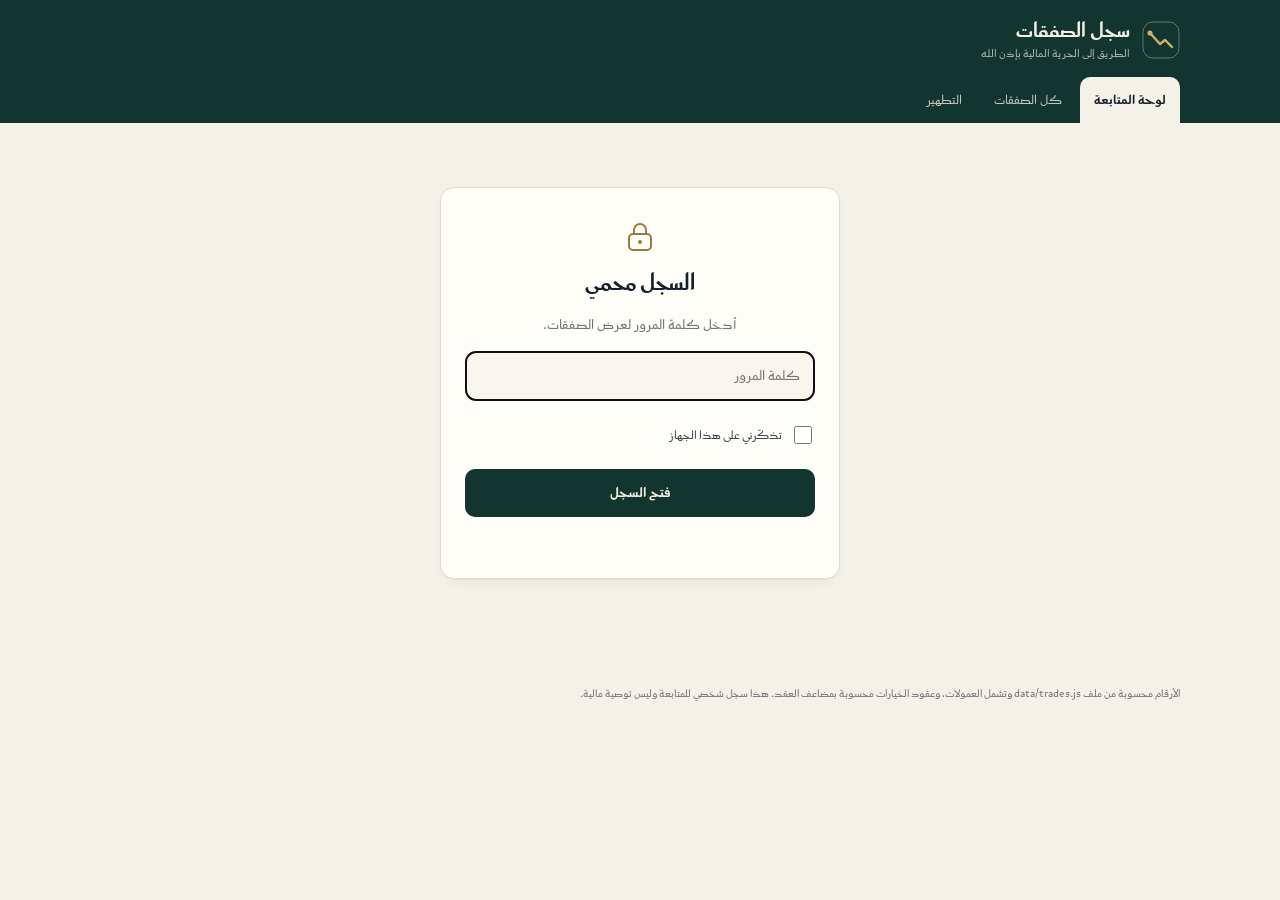
<file: index.html>
<!DOCTYPE html>
<html dir="rtl" lang="ar">
<head>
<meta charset="utf-8">
<meta name="viewport" content="width=device-width, initial-scale=1">
<meta name="robots" content="noindex, nofollow">
<title>سجل الصفقات</title>
<link rel="stylesheet" href="assets/style.css?v=84d08055">
</head>
<body>
<header class="masthead" data-masthead></header>
<main id="app"><p class="muted">جارٍ التحميل…</p></main>
<footer class="foot" data-foot></footer>
<script src="assets/app.js?v=84d08055"></script>
<script>
(function () {
  const T = window.TJ;
  T.chrome("home");
  T.load(({ meta, trades, sum }) => {
    const app = document.getElementById("app");
    const cur = `<span class="cur">${T.cur}</span>`;
    const updated = meta.updated ? `آخر تحديث: ${T.fmtDate(meta.updated)}` : "";
    if (!trades.length) {
      app.innerHTML = `<div class="page-head"><h1>لوحة المتابعة</h1></div>` +
        T.emptyState("لا توجد صفقات بعد", "بداية موفقة بإذن الله. ستمتلئ هذه اللوحة تلقائياً مع كل صفقة تُسجَّل.");
      return;
    }
    const cap = +meta.starting_capital || 0;
    const pf = sum.profitFactor === Infinity ? "∞" : sum.profitFactor == null ? "—" : T.num(T.nf2.format(sum.profitFactor));
    const k = (label, value, foot) => `<div class="card kpi"><div class="kpi-label">${label}</div><div class="kpi-value">${value}</div>${foot ? `<div class="kpi-foot">${foot}</div>` : ""}</div>`;

    app.innerHTML = `
      <div class="page-head"><h1>لوحة المتابعة</h1><div class="updated">${updated}</div></div>
      <section class="hero">
        <div class="card hero-main">
          <div class="hero-label">صافي الربح المحقق (بعد العمولات)</div>
          <div class="hero-value ${T.tone(sum.realized)}">${T.money(sum.realized, { signed: true })}${cur}</div>
          <div class="hero-meta">
            <span>هذا الشهر: <b>${T.signedMoney(sum.thisMonth)}</b></span>
            ${cap ? `<span>على رأس المال: <b>${T.signedPct(sum.realized / cap)}</b></span>` : ""}
            <span>صفقات مغلقة: <b>${T.num(sum.closed.length)}</b> من ${T.num(sum.count)}</span>
          </div>
          <div class="chart spark" id="spark"></div>
        </div>
        <div class="kpis">
          ${k("نسبة الصفقات الرابحة", sum.winRate == null ? "—" : T.pct(sum.winRate, false), `${T.num(sum.wins.length)} رابحة · ${T.num(sum.losses.length)} خاسرة`)}
          ${k("معامل الربح", pf, "مجموع الأرباح ÷ مجموع الخسائر")}
          ${k("متوسط الصفقة الرابحة", sum.avgWin == null ? "—" : T.signedMoney(sum.avgWin), sum.avgLoss == null ? "" : `متوسط الخاسرة: ${T.signedMoney(sum.avgLoss)}`)}
          ${k("مراكز مفتوحة", T.num(sum.open.length), `قيمتها بسعر الشراء: ${T.money(sum.openBasis, { whole: true })} ${T.cur}`)}
        </div>
      </section>

      <section class="grid-2">
        <div class="card"><div class="card-head"><h2>منحنى الربح التراكمي</h2><span class="hint">الأحدث يساراً</span></div><div class="card-body chart" id="equity"></div></div>
        <div class="card"><div class="card-head"><h2>حسب الشهر</h2><span class="hint">آخر 12 شهراً</span></div><div class="card-body chart" id="monthly"></div></div>
      </section>

      <section class="grid-2">
        <div class="card">
          <div class="card-head"><h2>المراكز المفتوحة</h2><span class="hint">بانتظار البيع</span></div>
          <div class="card-body" id="open"></div>
        </div>
        <div class="stack">
          <div class="card"><div class="card-head"><h2>أبرز الأرقام</h2></div><div class="card-body" id="facts"></div></div>
          <div class="card"><div class="card-head"><h2>حسب السهم</h2></div><div class="card-body" id="bysym"></div></div>
        </div>
      </section>

      <section class="card">
        <div class="card-head"><h2>آخر الصفقات المغلقة</h2><a class="hint" href="${T.pageHref("trades.html")}">عرض الكل</a></div>
        <div class="card-body" id="recent"></div>
      </section>`;

    const drawCharts = () => {
      T.equityChart(document.getElementById("spark"), sum.events, { compact: true, h: 90 });
      T.equityChart(document.getElementById("equity"), sum.events);
      T.monthlyChart(document.getElementById("monthly"), sum.months);
    };
    drawCharts();
    let rz; addEventListener("resize", () => { clearTimeout(rz); rz = setTimeout(drawCharts, 150); });

    const openEl = document.getElementById("open");
    openEl.innerHTML = sum.open.length ? `<div class="table-wrap"><table class="responsive"><thead><tr>
        <th>السهم</th><th class="n">الكمية المتبقية</th><th class="n">تكلفة الوحدة</th><th class="n">القيمة</th><th class="n">منذ</th></tr></thead><tbody>` +
      sum.open.map((t) => `<tr class="link" data-href="${T.tradeHref(t.id)}">
        <td class="head-cell"><div class="hc">${T.symCell(t)}${T.statusPill(t)}</div></td>
        <td class="n" data-label="الكمية المتبقية">${T.fmtQty(t.remaining)}</td>
        <td class="n" data-label="تكلفة الوحدة">${T.money(t.unitCost)}</td>
        <td class="n" data-label="القيمة بسعر الشراء">${T.money(t.openBasis)}</td>
        <td class="n" data-label="منذ">${T.dayWord(t.holdDays)}</td></tr>`).join("") + `</tbody></table></div>`
      : `<div class="mini-empty">لا توجد مراكز مفتوحة حالياً.</div>`;

    const f = (label, val) => `<div style="display:flex;justify-content:space-between;gap:12px;padding:7px 0;border-bottom:1px solid var(--rule)"><span class="muted">${label}</span><span>${val}</span></div>`;
    document.getElementById("facts").innerHTML =
      (sum.best ? f("أفضل صفقة", `<a href="${T.tradeHref(sum.best.id)}">${T.esc(sum.best.display)}</a> ${T.signedMoney(sum.best.realized)}`) : "") +
      (sum.worst ? f("أسوأ صفقة", `<a href="${T.tradeHref(sum.worst.id)}">${T.esc(sum.worst.display)}</a> ${T.signedMoney(sum.worst.realized)}`) : "") +
      (sum.avgHold != null ? f("متوسط مدة الاحتفاظ", T.dayWord(Math.round(sum.avgHold))) : "") +
      `<div style="display:flex;justify-content:space-between;gap:12px;padding:7px 0"><span class="muted">إجمالي العمولات المدفوعة</span><span>${T.money(sum.fees)} ${T.cur}</span></div>`;

    document.getElementById("bysym").innerHTML = sum.bySymbol.length ? sum.bySymbol.slice(0, 6).map((s, i, a) => {
      const max = Math.max(...a.map((x) => Math.abs(x.pnl))) || 1;
      return `<div style="padding:6px 0"><div style="display:flex;justify-content:space-between;gap:10px;font-size:14px"><span>${T.esc(s.name || s.symbol)} <span class="muted" style="font-size:12px">(${T.num(s.n)})</span></span>${T.signedMoney(s.pnl)}</div>
        <div style="height:6px;background:var(--surface-2);border-radius:4px;margin-top:4px;overflow:hidden"><div style="height:100%;width:${(Math.abs(s.pnl) / max * 100).toFixed(1)}%;background:var(--${s.pnl >= 0 ? "gain" : "loss"});border-radius:4px"></div></div></div>`;
    }).join("") : `<div class="mini-empty">لا توجد صفقات مباعة بعد.</div>`;

    const recent = trades.filter((t) => t.status === "closed").sort((a, b) => b.lastSell.localeCompare(a.lastSell)).slice(0, 6);
    document.getElementById("recent").innerHTML = recent.length ? `<div class="table-wrap"><table class="responsive"><thead><tr>
        <th>السهم</th><th>تاريخ البيع</th><th class="n">الكمية</th><th class="n">شراء</th><th class="n">بيع</th><th class="n">صافي الربح</th><th class="n">العائد</th></tr></thead><tbody>` +
      recent.map((t) => `<tr class="link" data-href="${T.tradeHref(t.id)}">
        <td class="head-cell"><div class="hc">${T.symCell(t)}${T.statusPill(t)}</div></td>
        <td data-label="تاريخ البيع">${T.fmtShort(t.lastSell)}</td>
        <td class="n" data-label="الكمية">${T.fmtQty(t.buy.qty)}</td>
        <td class="n" data-label="سعر الشراء">${T.money(t.buy.price)}</td>
        <td class="n" data-label="متوسط البيع">${T.money(t.avgSell)}</td>
        <td class="n" data-label="صافي الربح">${T.signedMoney(t.realized)}</td>
        <td class="n" data-label="العائد">${T.signedPct(t.ret)}</td></tr>`).join("") + `</tbody></table></div>`
      : `<div class="mini-empty">لم تُغلق أي صفقة بعد.</div>`;

    app.querySelectorAll("tr[data-href]").forEach((r) => r.addEventListener("click", (e) => { if (!e.target.closest("a")) location.href = r.dataset.href; }));
  });
})();
</script>
</body>
</html>
</file>
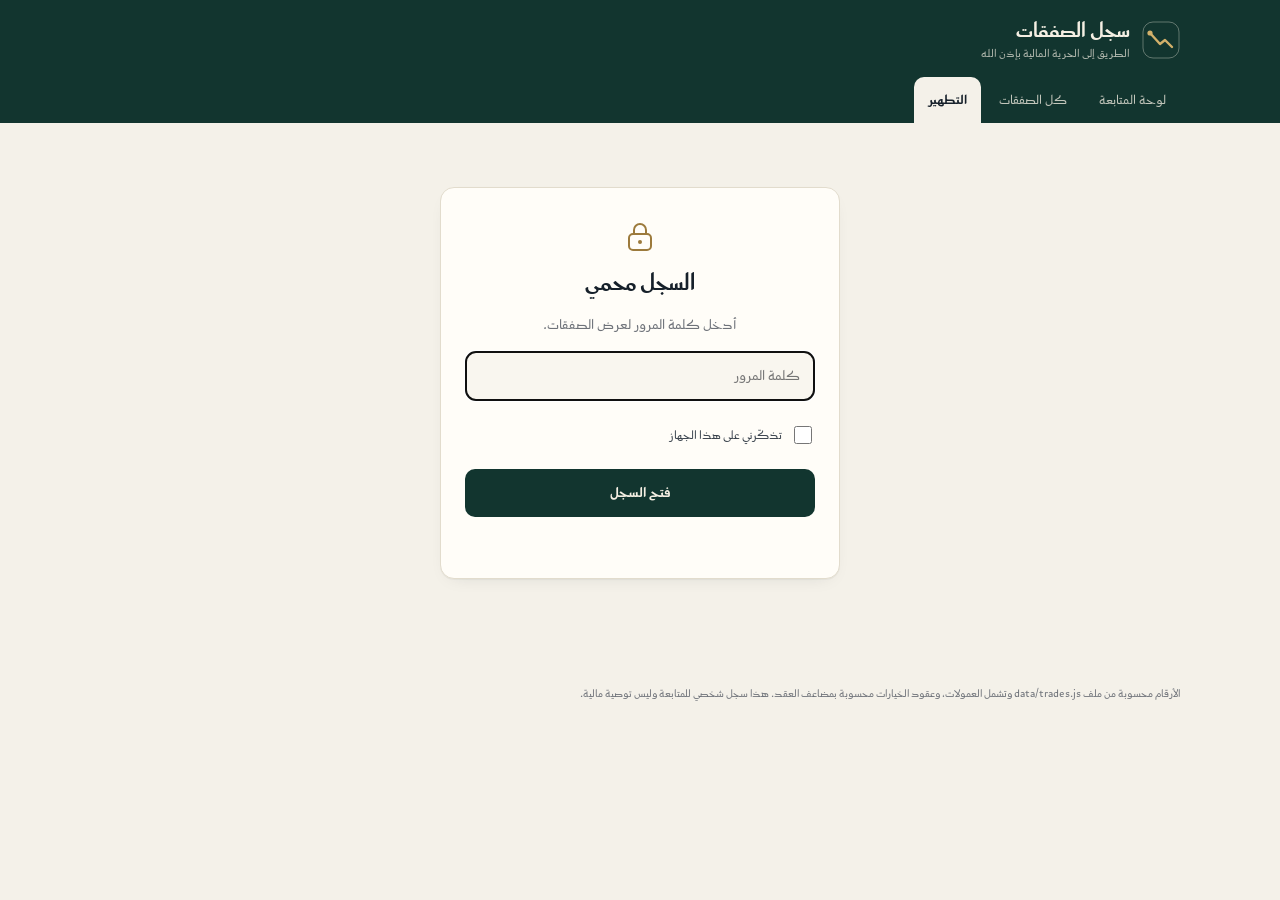
<file: purify.html>
<!DOCTYPE html>
<html dir="rtl" lang="ar">
<head>
<meta charset="utf-8">
<meta name="viewport" content="width=device-width, initial-scale=1">
<meta name="robots" content="noindex, nofollow">
<title>التطهير</title>
<link rel="stylesheet" href="assets/style.css?v=84d08055">
<style>
  .pur-hero { display: grid; grid-template-columns: 1.2fr 1fr; gap: 16px; margin-bottom: 16px; }
  .pur-main { padding: 22px; }
  .pur-main .hero-value { color: var(--accent); }
  .pur-main .hero-value.done { color: var(--gain); }
  .meter { height: 10px; background: var(--surface-2); border: 1px solid var(--rule); border-radius: 999px; overflow: hidden; margin-top: 14px; }
  .meter > span { display: block; height: 100%; background: var(--gain); border-radius: 999px; }
  .meter-legend { display: flex; justify-content: space-between; gap: 12px; color: var(--muted); font-size: 13px; margin-top: 6px; }
  .rule-note { color: var(--ink-2); font-size: 14px; margin: 0; }
  .how { display: grid; gap: 6px; font-size: 14px; color: var(--ink-2); }
  .how code { font-family: var(--text); background: var(--surface-2); border: 1px solid var(--rule); border-radius: 6px; padding: 1px 8px; color: var(--ink); }
  tfoot td { font-weight: 700; border-top: 1px solid var(--rule-strong); border-bottom: 0; }
  @media (max-width: 860px) { .pur-hero { grid-template-columns: 1fr; } }
  @media (max-width: 640px) { tfoot { display: none; } }
</style>
</head>
<body>
<header class="masthead" data-masthead></header>
<main id="app"><p class="muted">جارٍ التحميل…</p></main>
<footer class="foot" data-foot></footer>
<script src="assets/app.js?v=84d08055"></script>
<script>
(function () {
  const T = window.TJ;
  T.chrome("purify");
  T.load(({ meta, trades, purification: P }) => {
    const app = document.getElementById("app");
    const ratePct = (r) => T.num(T.nf2.format(r * 100).replace(/\.00$/, "") + "%");
    if (!P || !P.rate) {
      app.innerHTML = `<div class="page-head"><h1>التطهير</h1></div><div class="card empty"><h2>لم تُحدد نسبة التطهير بعد</h2><p>أخبر Claude بالنسبة التي تريد إخراجها من كل ربح، وتظهر هنا تلقائياً.</p></div>`;
      return;
    }
    const order = { unpaid: 0, partial: 1, paid: 2 };
    const wins = trades.filter((t) => t.purify > 0.004).sort((a, b) => (order[a.purifyState] - order[b.purifyState]) || String(b.lastSell || b.buy.date).localeCompare(String(a.lastSell || a.buy.date)));
    const pending = wins.filter((t) => t.purifyState !== "paid");
    const stateCell = (t) => t.purifyState === "paid" ? `<span class="pill win">مُخرج</span>`
      : t.purifyState === "partial" ? `<span class="pill partial">متبقٍ ${T.money(t.purifyLeft)}</span>` : `<span class="pill open">لم يُخرج</span>`;
    const left = P.left, done = left <= 0.004;
    const pctPaid = P.due > 0 ? Math.min(100, (P.paid / P.due) * 100) : 0;
    const k = (label, value, foot) => `<div class="card kpi"><div class="kpi-label">${label}</div><div class="kpi-value">${value}</div>${foot ? `<div class="kpi-foot">${foot}</div>` : ""}</div>`;

    app.innerHTML = `
      <div class="page-head"><h1>التطهير</h1><div class="updated">${ratePct(P.rate)} من ربح كل صفقة رابحة</div></div>
      <section class="pur-hero">
        <div class="card pur-main">
          <div class="hero-label">${done ? "لا يوجد مبلغ متبقٍ" : "المتبقي عليك إخراجه"}</div>
          <div class="hero-value ${done ? "done" : ""}">${T.money(Math.max(0, left))}<span class="cur">${T.cur}</span></div>
          <div class="meter" role="img" aria-label="نسبة ما أُخرج من المستحق"><span style="inline-size:${pctPaid.toFixed(1)}%"></span></div>
          <div class="meter-legend"><span>أُخرج ${T.num(T.nf2.format(pctPaid).replace(/\.00$/, "") + "%")} من المستحق</span><span>${left < -0.004 ? `زيادة مُخرجة ${T.money(-left)}` : ""}</span></div>
        </div>
        <div class="kpis">
          ${k("إجمالي المستحق", T.money(P.due), `من ${T.num(wins.length)} ${wins.length === 1 ? "صفقة رابحة" : "صفقات رابحة"}`)}
          ${k("ما أخرجته", T.money(P.paid), `${T.num(P.payments.length)} ${P.payments.length === 1 ? "دفعة" : "دفعات"}`)}
        </div>
      </section>

      <section class="grid-2">
        <div class="card">
          <div class="card-head"><h2>المستحق من كل صفقة</h2><span class="hint">${pending.length ? `${T.num(pending.length)} ${pending.length === 1 ? "صفقة" : "صفقات"} بانتظار الإخراج` : "كل الصفقات مُخرج تطهيرها"}</span></div>
          <div class="card-body">
            <div class="chips" role="group" aria-label="حالة الإخراج" style="display:inline-flex;margin-bottom:10px">
              <button data-f="pending" aria-pressed="false">لم يُخرج</button>
              <button data-f="paid" aria-pressed="false">مُخرج</button>
              <button data-f="all" aria-pressed="false">الكل</button>
            </div>
            <div class="table-wrap" id="due"></div>
          </div>
        </div>
        <div class="stack">
          <div class="card">
            <div class="card-head"><h2>ما أخرجته</h2></div>
            <div class="card-body" id="paid"></div>
          </div>
          <div class="card">
            <div class="card-head"><h2>طريقة الحساب</h2></div>
            <div class="card-body how">
              <p class="rule-note">${T.esc(P.basis || "")}</p>
              <p class="rule-note">الصفقات الخاسرة لا يُحسب عليها تطهير، ولا تُخصم من المستحق.</p>
              <p class="rule-note">ما تُخرجه يُوزَّع على الصفقات بالأقدم أولاً، فتظهر حالة كل صفقة: مُخرج، أو متبقٍ جزء منه، أو لم يُخرج.</p>
              <p class="rule-note">عند الإخراج أرسل لـ Claude مثلاً: <code>أخرجت 100 دولار تطهير</code> فيُسجَّل وينقص من المتبقي.</p>
            </div>
          </div>
        </div>
      </section>`;

    const renderDue = (f) => {
    app.querySelectorAll("[data-f]").forEach((b) => b.setAttribute("aria-pressed", b.dataset.f === f));
    const rows = wins.filter((t) => f === "all" || (f === "paid" ? t.purifyState === "paid" : t.purifyState !== "paid"));
    const sumLeft = rows.reduce((a, t) => a + t.purifyLeft, 0);
    document.getElementById("due").innerHTML = rows.length ? `<table class="responsive"><thead><tr>
        <th>الصفقة</th><th>تاريخ البيع</th><th class="n">الربح</th><th class="n">النسبة</th><th class="n">التطهير</th><th>الحالة</th></tr></thead><tbody>` +
      rows.map((t) => `<tr class="link" data-href="${T.tradeHref(t.id)}">
        <td class="head-cell"><div class="hc">${T.symCell(t)}<span class="tid">${T.num(T.esc(t.id))}</span></div></td>
        <td data-label="تاريخ البيع">${T.fmtShort(t.lastSell)}</td>
        <td class="n" data-label="الربح">${T.signedMoney(t.realized)}</td>
        <td class="n" data-label="النسبة">${ratePct(t.purifyRate)}</td>
        <td class="n" data-label="التطهير"><b>${T.money(t.purify)}</b></td>
        <td data-label="الحالة">${stateCell(t)}</td></tr>`).join("") +
      `</tbody><tfoot><tr><td colspan="2">${f === "all" ? "الإجمالي" : f === "paid" ? "إجمالي المُخرج" : "إجمالي المتبقي"}</td><td class="n">${T.signedMoney(rows.reduce((a, t) => a + t.realized, 0))}</td><td></td><td class="n">${T.money(f === "pending" ? sumLeft : rows.reduce((a, t) => a + t.purify, 0))}</td><td></td></tr></tfoot></table>`
      : `<div class="mini-empty">${f === "pending" ? "لا توجد صفقات بانتظار الإخراج. تقبّل الله." : f === "paid" ? "لم يُخرج تطهير أي صفقة بعد." : "لا توجد صفقات رابحة بعد."}</div>`;
    app.querySelectorAll("#due tr[data-href]").forEach((r) => r.addEventListener("click", () => (location.href = r.dataset.href)));
    };
    app.querySelectorAll("[data-f]").forEach((b) => b.addEventListener("click", () => renderDue(b.dataset.f)));
    renderDue(pending.length ? "pending" : "all");

    document.getElementById("paid").innerHTML = P.payments.length ? P.payments.map((x, i, a) =>
      `<div style="display:flex;justify-content:space-between;gap:12px;align-items:baseline;padding:9px 0;${i < a.length - 1 ? "border-bottom:1px solid var(--rule)" : ""}">
        <div><div>${x.date ? T.fmtDate(x.date) : "تاريخ غير محدد"}</div>${x.note ? `<div class="muted" style="font-size:13px;line-height:1.5">${T.esc(x.note)}</div>` : ""}</div>
        <b class="gain" style="white-space:nowrap">${T.money(+x.amount || 0)} ${T.cur}</b></div>`).join("")
      : `<div class="mini-empty">لم يُسجَّل أي إخراج بعد.</div>`;

  });
})();
</script>
</body>
</html>
</file>
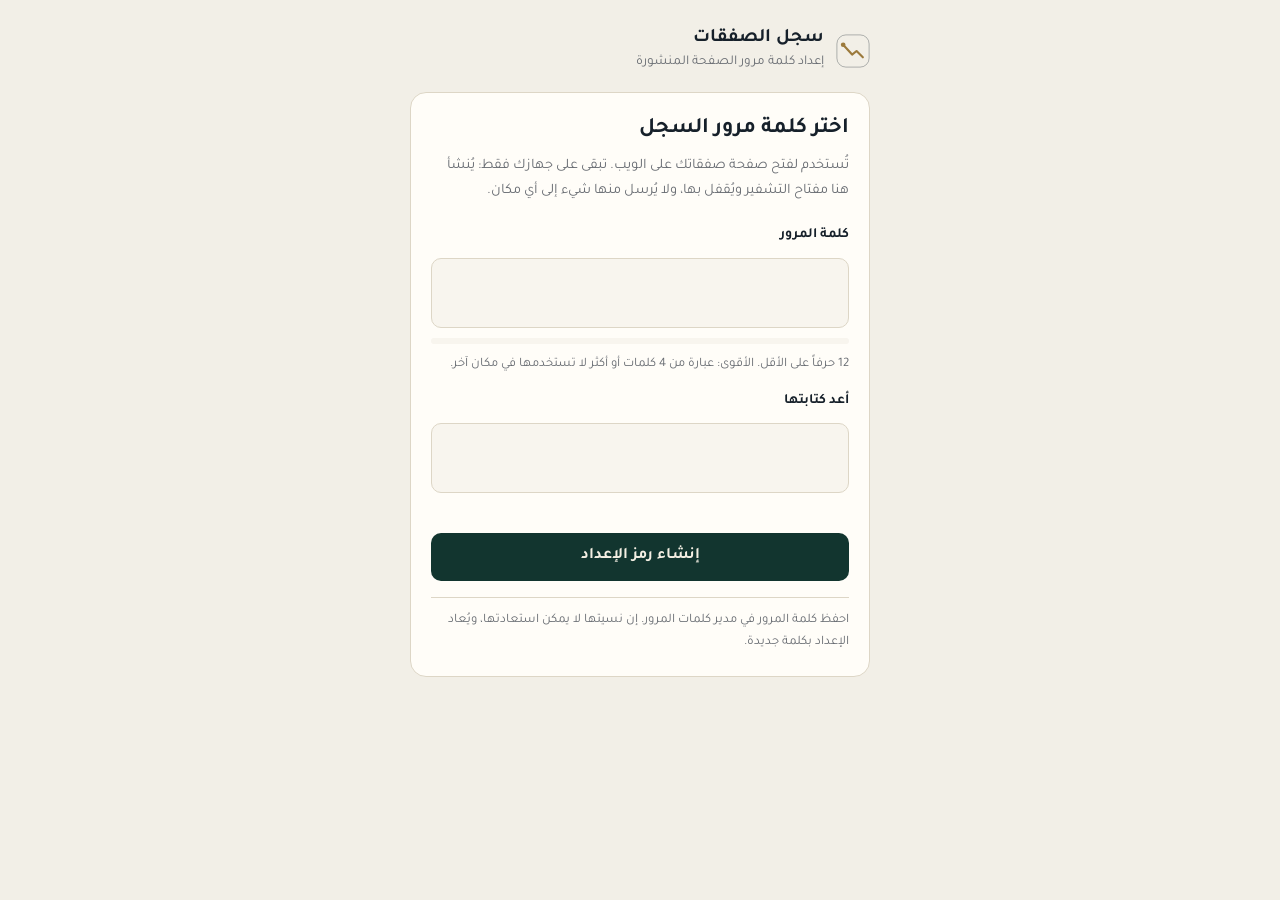
<file: setup.html>
<!DOCTYPE html>
<html dir="rtl" lang="ar">
<head>
<meta charset="utf-8">
<meta name="viewport" content="width=device-width, initial-scale=1">
<meta name="robots" content="noindex, nofollow">
<title>إعداد سجل الصفقات</title>
<link rel="stylesheet" href="https://fonts.googleapis.com/css2?family=Tajawal:wght@400;700&family=IBM+Plex+Mono&display=swap">
<style>
/* إعداد السجل: بطاقة واحدة في المنتصف بألوان سجل الصفقات */
:root {
  --bg: #F2EFE7; --panel: #FFFDF8; --ink: #16202A; --muted: #686C72; --rule: #DDD6C6;
  --brand: #12352F; --brand-ink: #F4EFE3; --brass: #9C7A3C; --weak: #B0372D; --ok: #A9792A; --strong: #1C7A4E;
  --field: #F8F5EE;
  --display: "Tajawal", "Saudi", Tahoma, Arial, sans-serif;
  --mono: "IBM Plex Mono", ui-monospace, Menlo, Consolas, monospace;
}
@media (prefers-color-scheme: dark) { :root:not([data-theme="light"]) {
  --bg: #101419; --panel: #171D24; --ink: #ECE7DB; --muted: #969BA3; --rule: #2B333D;
  --brand: #D2B06A; --brand-ink: #16202A; --brass: #D2B06A; --weak: #EE7768; --ok: #D9B86F; --strong: #55C28F; --field: #1E252E;
  color-scheme: dark; } }
:root[data-theme="dark"] {
  --bg: #101419; --panel: #171D24; --ink: #ECE7DB; --muted: #969BA3; --rule: #2B333D;
  --brand: #D2B06A; --brand-ink: #16202A; --brass: #D2B06A; --weak: #EE7768; --ok: #D9B86F; --strong: #55C28F; --field: #1E252E;
  color-scheme: dark; }
[hidden] { display: none !important; }
body { background: var(--bg); color: var(--ink); font-family: var(--display); font-size: 16px; line-height: 1.7; margin: 0; }
.wrap { max-width: 460px; margin: 0 auto; padding-block: 28px 48px; padding-inline: 16px; display: grid; gap: 18px; }
.top { display: flex; align-items: center; gap: 12px; color: var(--ink); }
.t1 { font-weight: 700; font-size: 19px; line-height: 1.2; }
.t2 { color: var(--muted); font-size: 13.5px; }
.panel { background: var(--panel); border: 1px solid var(--rule); border-radius: 16px; padding: 22px 20px; display: grid; gap: 10px; }
h1 { font-size: 22px; line-height: 1.35; margin: 0; text-wrap: balance; }
.lead { margin: 0 0 6px; color: var(--muted); font-size: 14.5px; }
label { font-weight: 700; font-size: 14px; margin-top: 4px; }
input[type="password"] { font: inherit; min-height: 48px; padding: 10px 14px; border-radius: 10px; border: 1px solid var(--rule); background: var(--field); color: var(--ink); }
input:focus-visible, textarea:focus-visible, button:focus-visible { outline: 2px solid var(--brass); outline-offset: 2px; }
.meter { height: 6px; background: var(--field); border-radius: 4px; overflow: hidden; }
.meter span { display: block; height: 100%; inline-size: 0; background: var(--weak); transition: inline-size .2s; }
.meter span[data-level="ok"] { background: var(--ok); }
.meter span[data-level="strong"] { background: var(--strong); }
@media (prefers-reduced-motion: reduce) { .meter span { transition: none; } }
.hint { margin: 0; color: var(--muted); font-size: 13px; }
.err { margin: 0; color: var(--weak); font-size: 14px; min-height: 1.4em; }
button { font: inherit; font-weight: 700; min-height: 48px; border: 0; border-radius: 10px; background: var(--brand); color: var(--brand-ink); cursor: pointer; }
button:disabled { opacity: .6; cursor: progress; }
.note { margin: 6px 0 0; padding-top: 12px; border-top: 1px solid var(--rule); color: var(--muted); font-size: 13px; }
textarea { font-family: var(--mono); font-size: 12.5px; line-height: 1.5; width: 100%; box-sizing: border-box; padding: 12px; border-radius: 10px; border: 1px solid var(--rule); background: var(--field); color: var(--ink); resize: vertical; word-break: break-all; }
</style>
</head>
<body>
<div class="wrap" dir="rtl" lang="ar">
  <header class="top">
    <svg width="34" height="34" viewBox="0 0 38 38" aria-hidden="true"><rect x="1" y="1" width="36" height="36" rx="10" fill="none" stroke="currentColor" stroke-opacity=".35"/><path d="M30 26 L23 19 L18 23 L8 12" fill="none" stroke="var(--brass)" stroke-width="2.4" stroke-linecap="round" stroke-linejoin="round"/><circle cx="8" cy="12" r="2.6" fill="var(--brass)"/></svg>
    <div><div class="t1">سجل الصفقات</div><div class="t2">إعداد كلمة مرور الصفحة المنشورة</div></div>
  </header>

  <form class="panel" id="f" autocomplete="off">
    <h1>اختر كلمة مرور السجل</h1>
    <p class="lead">تُستخدم لفتح صفحة صفقاتك على الويب. تبقى على جهازك فقط: يُنشأ هنا مفتاح التشفير ويُقفل بها، ولا يُرسل منها شيء إلى أي مكان.</p>
    <input type="text" name="username" value="trading-journal" autocomplete="username" hidden>
    <label for="p1">كلمة المرور</label>
    <input type="password" id="p1" autocomplete="new-password" minlength="12" required>
    <div class="meter" aria-hidden="true"><span id="bar"></span></div>
    <p class="hint" id="hint">12 حرفاً على الأقل. الأقوى: عبارة من 4 كلمات أو أكثر لا تستخدمها في مكان آخر.</p>
    <label for="p2">أعد كتابتها</label>
    <input type="password" id="p2" autocomplete="new-password" required>
    <p class="err" id="err" role="alert"></p>
    <button type="submit" id="go">إنشاء رمز الإعداد</button>
    <p class="note">احفظ كلمة المرور في مدير كلمات المرور. إن نسيتها لا يمكن استعادتها، ويُعاد الإعداد بكلمة جديدة.</p>
  </form>

  <section class="panel" id="out" hidden>
    <h1>تم إنشاء الرمز</h1>
    <p class="lead">انسخ الرمز وأرسله لـ Claude في المحادثة. الرمز نفسه مشفّر بكلمة مرورك، فلا يكشف شيئاً ولا يفتح السجل وحده.</p>
    <textarea id="code" readonly rows="7" dir="ltr" spellcheck="false"></textarea>
    <button type="button" id="copy">نسخ الرمز</button>
    <p class="hint" id="copied" role="status"></p>
  </section>
</div>
<script>
(function () {
  const te = (t) => new TextEncoder().encode(t);
  const b64 = (buf) => btoa(String.fromCharCode(...new Uint8Array(buf)));
  const ITER = 600000;
  const $ = (id) => document.getElementById(id);

  function score(pw) {
    let s = Math.min(pw.length, 24) / 24;
    const kinds = [/[a-z]/, /[A-Z]/, /\d/, /[^\w\s]/, /[؀-ۿ]/, /\s/].filter((r) => r.test(pw)).length;
    return Math.min(1, s * 0.75 + kinds * 0.08);
  }
  $("p1").addEventListener("input", () => {
    const v = $("p1").value, s = score(v);
    $("bar").style.inlineSize = (v ? Math.max(6, s * 100) : 0) + "%";
    $("bar").dataset.level = v.length < 12 ? "weak" : s < 0.65 ? "ok" : "strong";
  });

  $("f").addEventListener("submit", async (e) => {
    e.preventDefault();
    const a = $("p1").value, b = $("p2").value, err = $("err"), go = $("go");
    err.textContent = "";
    if (a.length < 12) { err.textContent = "كلمة المرور أقصر من 12 حرفاً."; return; }
    if (a !== b) { err.textContent = "الكلمتان غير متطابقتين. أعد كتابة الثانية."; return; }
    if (!(window.crypto && crypto.subtle)) { err.textContent = "هذا المتصفح لا يدعم التشفير هنا. جرّب Chrome أو Safari محدّثاً."; return; }
    go.disabled = true; go.textContent = "جارٍ الإنشاء…";
    try {
      const pair = await crypto.subtle.generateKey({ name: "ECDH", namedCurve: "P-256" }, true, ["deriveBits"]);
      const pub = await crypto.subtle.exportKey("spki", pair.publicKey);
      const pkcs8 = await crypto.subtle.exportKey("pkcs8", pair.privateKey);
      const salt = crypto.getRandomValues(new Uint8Array(16)), iv = crypto.getRandomValues(new Uint8Array(12));
      const base = await crypto.subtle.importKey("raw", te(a), "PBKDF2", false, ["deriveKey"]);
      const kek = await crypto.subtle.deriveKey({ name: "PBKDF2", salt, iterations: ITER, hash: "SHA-256" }, base, { name: "AES-GCM", length: 256 }, false, ["encrypt"]);
      const ct = new Uint8Array(await crypto.subtle.encrypt({ name: "AES-GCM", iv }, kek, pkcs8));
      const wrapped = new Uint8Array(iv.length + ct.length); wrapped.set(iv); wrapped.set(ct, iv.length);
      const key = { v: 2, kdf: "PBKDF2-SHA256", iter: ITER, salt: b64(salt), pub: b64(pub), wrapped: b64(wrapped) };
      $("code").value = "TJKEY2." + btoa(JSON.stringify(key));
      $("p1").value = ""; $("p2").value = "";
      $("f").hidden = true; $("out").hidden = false; $("code").focus(); $("code").select();
    } catch (x) {
      err.textContent = "تعذّر إنشاء الرمز. حدّث الصفحة وحاول مرة أخرى.";
      go.disabled = false; go.textContent = "إنشاء رمز الإعداد";
    }
  });

  $("copy").addEventListener("click", async () => {
    const c = $("code");
    try { await navigator.clipboard.writeText(c.value); $("copied").textContent = "نُسخ الرمز."; }
    catch (e) { c.focus(); c.select(); $("copied").textContent = "الرمز محدد. انسخه من قائمة النسخ في جهازك."; }
  });
})();
</script>
</body>
</html>
</file>
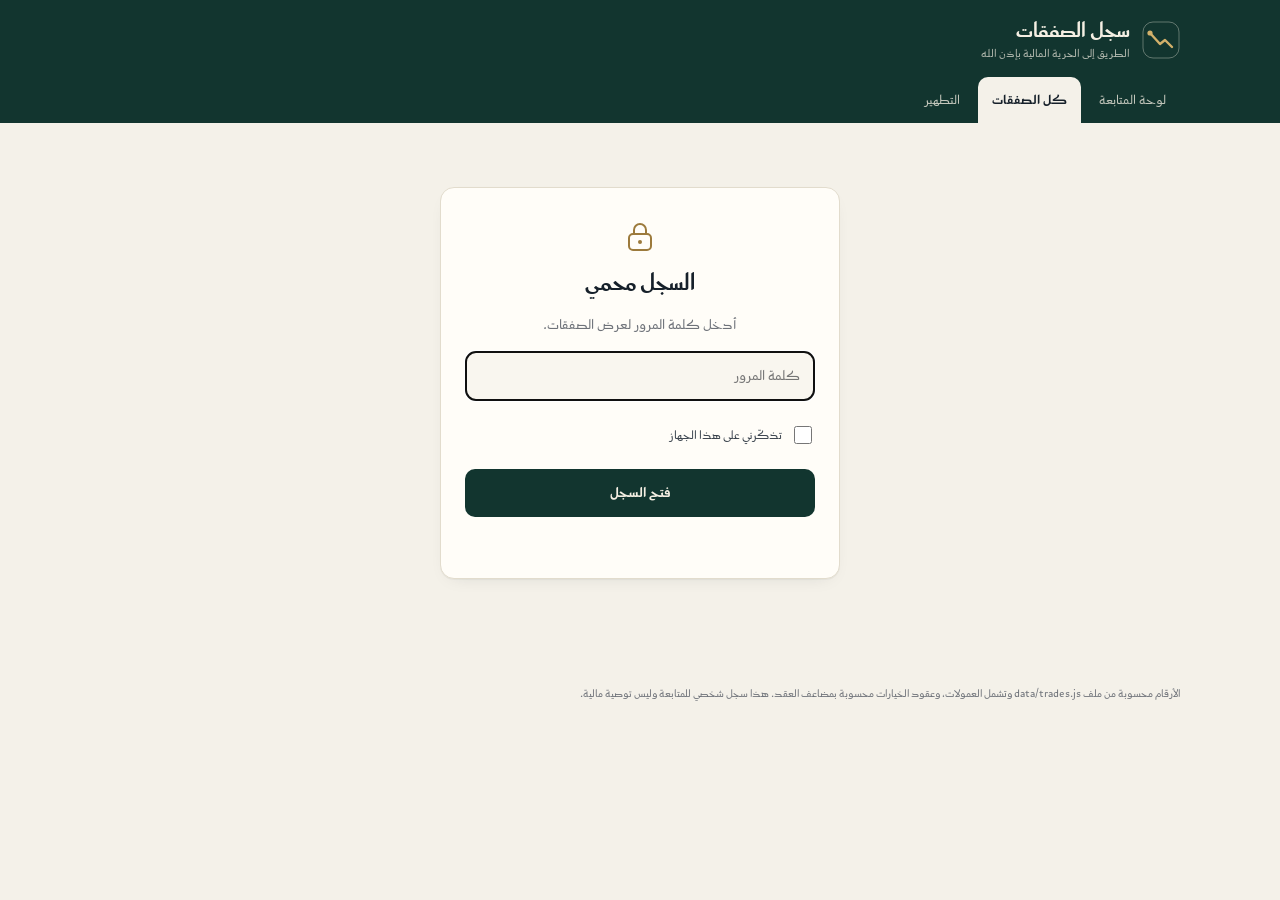
<file: trade.html>
<!DOCTYPE html>
<html dir="rtl" lang="ar">
<head>
<meta charset="utf-8">
<meta name="viewport" content="width=device-width, initial-scale=1">
<meta name="robots" content="noindex, nofollow">
<title>تفاصيل الصفقة</title>
<link rel="stylesheet" href="assets/style.css?v=84d08055">
</head>
<body>
<header class="masthead" data-masthead></header>
<main id="app"><p class="muted">جارٍ التحميل…</p></main>
<footer class="foot" data-foot></footer>
<script src="assets/app.js?v=84d08055"></script>
<script>
(function () {
  const T = window.TJ;
  T.chrome("trades");
  T.load(({ trades, purification }) => {
    const app = document.getElementById("app");
    const id = new URLSearchParams(location.search).get("id");
    const t = trades.find((x) => x.id === id);
    const back = `<a class="back" href="${T.pageHref("trades.html")}"><svg width="16" height="16" viewBox="0 0 16 16" aria-hidden="true"><path d="M10 3 L5 8 L10 13" fill="none" stroke="currentColor" stroke-width="1.8" stroke-linecap="round" stroke-linejoin="round"/></svg>كل الصفقات</a>`;
    if (!t) { app.innerHTML = back + `<div class="card empty"><h2>الصفقة غير موجودة</h2><p>تأكد من رقم الصفقة في الرابط.</p></div>`; return; }
    document.title = `${t.display} · ${t.id}`;

    const cell = (label, v) => `<div><span class="lbl">${label}</span><b>${v}</b></div>`;
    const k = (label, value, foot) => `<div class="card kpi"><div class="kpi-label">${label}</div><div class="kpi-value">${value}</div>${foot ? `<div class="kpi-foot">${foot}</div>` : ""}</div>`;
    const when = (d, tm) => `${T.fmtDate(d)}${tm ? " · " + T.num(T.esc(tm)) : ""}`;

    const multi = t.buys.length > 1;
    const buyLegs = t.buys.map((x, i) => `<div class="leg"><div class="leg-dot buy">شراء</div><div>
        <div class="leg-title">${multi ? (i === 0 ? "الشراء الأول" : `تعزيز ${T.num(i)}`) : "أمر الشراء"}<span class="when">${when(x.date, x.time)}</span></div>
        <div class="leg-grid">
          ${cell("الكمية", T.fmtQty(x.qty))}${cell("سعر التنفيذ", T.money(x.price))}
          ${cell("العمولة", T.money(+x.fees || 0))}${cell("التكلفة", T.money(x.qty * x.price * t.mult + (+x.fees || 0)) + " " + T.cur)}
          ${multi ? "" : cell(t.opt ? "تكلفة العقد شاملة العمولة" : "تكلفة السهم شاملة العمولة", T.money(t.unitCost))}${!multi && t.opt ? cell("المضاعف", T.num(t.mult) + " سهم لكل عقد") : ""}
        </div></div></div>`);
    if (multi) buyLegs.push(`<div class="leg"><div class="leg-dot buy">المتوسط</div><div>
        <div class="leg-title">إجمالي المركز</div>
        <div class="leg-grid">
          ${cell("الكمية", T.fmtQty(t.buy.qty))}${cell("متوسط سعر الشراء", T.money(t.buy.price))}
          ${cell("العمولات", T.money(t.buyFees))}${cell("التكلفة الكلية", T.money(t.cost) + " " + T.cur)}
          ${cell(t.opt ? "تكلفة العقد شاملة العمولة" : "تكلفة السهم شاملة العمولة", T.money(t.unitCost))}
        </div></div></div>`);
    const legs = buyLegs
      .concat(t.sells.map((s, i) => `<div class="leg"><div class="leg-dot sell">بيع</div><div>
        <div class="leg-title">${t.sells.length > 1 ? `دفعة بيع ${T.num(i + 1)}` : "أمر البيع"}<span class="when">${when(s.date, s.time)}</span></div>
        <div class="leg-grid">
          ${cell("الكمية", T.fmtQty(s.qty))}${cell("سعر التنفيذ", T.money(s.price))}
          ${cell("العمولة", T.money(s.fees))}${cell("صافي المبلغ", T.money(s.proceeds) + " " + T.cur)}
          ${cell("ربح الدفعة", T.signedMoney(s.pnl))}
        </div></div></div>`));

    const receipts = (t.receipts || []).map((r) => {
      const src = typeof r === "string" ? r : r.path, cap = typeof r === "string" ? "" : r.label || "";
      return `<figure style="margin:0"><a href="#" target="_blank" rel="noopener"><img data-receipt="${T.esc(src)}" alt="${T.esc(cap || "صورة الأمر")}"></a>${cap ? `<figcaption>${T.esc(cap)}</figcaption>` : ""}</figure>`;
    }).join("");

    app.innerHTML = back + `
      <div class="page-head"><div class="detail-head"><h1>${T.esc(t.display)}</h1>${T.kindTag(t)}<span class="code">${t.opt ? T.esc(t.sub) : T.num(T.esc(t.symbol))} · ${T.num(T.esc(t.id))}</span>${T.statusPill(t)}</div></div>
      <section class="kpis" style="grid-template-columns:repeat(auto-fit,minmax(150px,1fr));margin-bottom:16px">
        ${k("صافي الربح المحقق", t.sells.length ? T.signedMoney(t.realized) : "—", t.sells.length ? "بعد عمولات الشراء والبيع" : "لم يُبع شيء بعد")}
        ${k("العائد", T.signedPct(t.ret), t.status === "partial" ? "على الكمية المباعة فقط" : "")}
        ${k(t.status === "closed" ? "مدة الاحتفاظ" : "مفتوحة منذ", T.dayWord(t.holdDays), "")}
        ${k("إجمالي العمولات", T.money(t.totalFees), T.cur)}
      </section>
      <section class="grid-2">
        <div class="card"><div class="card-head"><h2>مسار الصفقة</h2>${t.remaining > 0 ? `<span class="hint">متبقٍ ${T.fmtQty(t.remaining)} ${t.unitWord}</span>` : ""}</div><div class="card-body legs">${legs.join("")}</div></div>
        <div class="stack">
          ${t.purifyRate && t.realized > 0.004 ? `<div class="card"><div class="card-head"><h2>التطهير</h2><a class="hint" href="${T.pageHref("purify.html")}">سجل التطهير</a></div><div class="card-body"><div style="display:flex;justify-content:space-between;gap:12px;align-items:baseline"><span class="muted">${T.num(T.nf2.format(t.purifyRate * 100).replace(/\.00$/, "") + "%")} من ربح ${T.money(t.realized)}</span><b style="font-size:20px;font-family:var(--display)">${T.money(t.purify)} ${T.cur}</b></div><div style="margin-top:8px">${t.purifyState === "paid" ? `<span class="pill win">مُخرج</span>` : t.purifyState === "partial" ? `<span class="pill partial">متبقٍ ${T.money(t.purifyLeft)}</span>` : `<span class="pill open">لم يُخرج</span>`}</div></div></div>` : ""}
          ${t.notes ? `<div class="card"><div class="card-head"><h2>ملاحظات</h2></div><div class="card-body notes">${T.esc(t.notes)}</div></div>` : ""}
          <div class="card"><div class="card-head"><h2>صور الأوامر</h2></div><div class="card-body">${receipts ? `<div class="receipts">${receipts}</div>` : `<div class="mini-empty">لا توجد صور محفوظة لهذه الصفقة.</div>`}</div></div>
        </div>
      </section>`;
    T.hydrateReceipts(app);
  });
})();
</script>
</body>
</html>
</file>
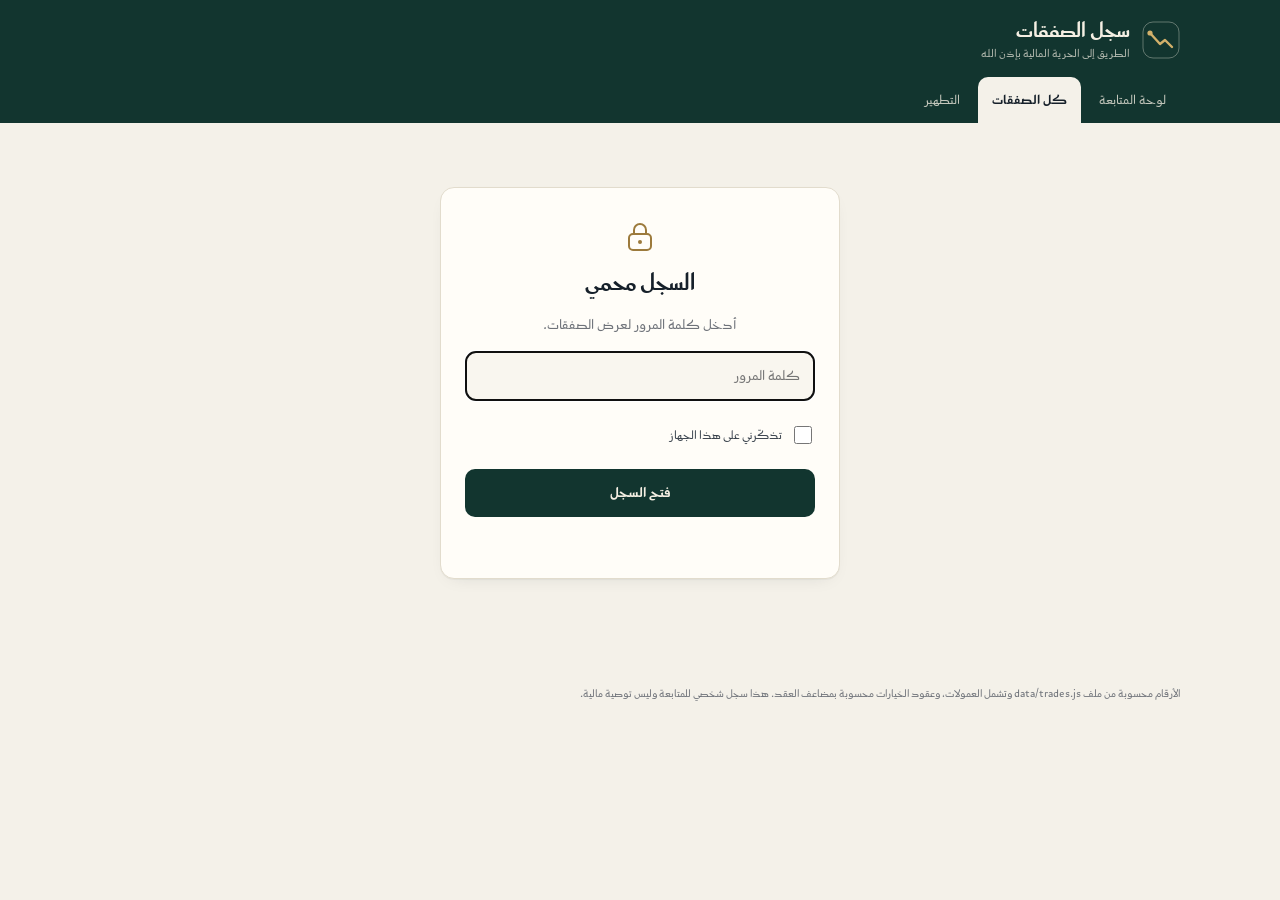
<file: trades.html>
<!DOCTYPE html>
<html dir="rtl" lang="ar">
<head>
<meta charset="utf-8">
<meta name="viewport" content="width=device-width, initial-scale=1">
<meta name="robots" content="noindex, nofollow">
<title>كل الصفقات</title>
<link rel="stylesheet" href="assets/style.css?v=84d08055">
</head>
<body>
<header class="masthead" data-masthead></header>
<main id="app"><p class="muted">جارٍ التحميل…</p></main>
<footer class="foot" data-foot></footer>
<script src="assets/app.js?v=84d08055"></script>
<script>
(function () {
  const T = window.TJ;
  T.chrome("trades");
  T.load(({ meta, trades }) => {
    const app = document.getElementById("app");
    if (!trades.length) {
      app.innerHTML = `<div class="page-head"><h1>كل الصفقات</h1></div>` + T.emptyState("السجل فارغ", "كل صفقة تُسجَّل تظهر هنا مع تفاصيلها وربحها أو خسارتها.");
      return;
    }
    const months = [...new Set(trades.map((t) => t.buy.date.slice(0, 7)))].sort().reverse();
    const symbols = [...new Map(trades.map((t) => [t.display, t.display])).entries()].sort((a, b) => a[1].localeCompare(b[1], "ar"));
    const mf = new Intl.DateTimeFormat("ar-u-nu-latn-ca-gregory", { month: "long", year: "numeric" });

    app.innerHTML = `
      <div class="page-head"><h1>كل الصفقات</h1><div class="updated">${T.num(trades.length)} صفقة</div></div>
      <div class="filters">
        <div class="chips" role="group" aria-label="الحالة">
          <button data-st="all" aria-pressed="true">الكل</button>
          <button data-st="open" aria-pressed="false">مفتوحة</button>
          <button data-st="win" aria-pressed="false">رابحة</button>
          <button data-st="lose" aria-pressed="false">خاسرة</button>
        </div>
        <select id="kind" aria-label="النوع"><option value="">أسهم وعقود</option><option value="stock">الأسهم فقط</option><option value="option">العقود فقط</option></select>
        <select id="sym" aria-label="السهم"><option value="">كل الأسهم</option>${symbols.map(([s, n]) => `<option value="${T.esc(s)}">${T.esc(n)}</option>`).join("")}</select>
        <select id="mon" aria-label="شهر الشراء"><option value="">كل الأشهر</option>${months.map((m) => `<option value="${m}">${mf.format(new Date(+m.slice(0, 4), +m.slice(5) - 1, 1))}</option>`).join("")}</select>
        <input type="search" id="q" placeholder="ابحث برقم الصفقة أو الملاحظات" aria-label="بحث">
      </div>
      <div class="card"><div class="table-wrap" id="list"></div><div class="totals-bar" id="totals"></div></div>`;

    const state = { st: "all", kind: "", sym: "", mon: "", q: "" };
    function render() {
      const q = state.q.trim();
      const rows = trades.filter((t) =>
        (state.st === "all" || (state.st === "open" ? t.status !== "closed" : t.outcome === state.st)) &&
        (!state.kind || (state.kind === "option") === !!t.opt) &&
        (!state.sym || t.display === state.sym) && (!state.mon || t.buy.date.startsWith(state.mon)) &&
        (!q || [t.id, t.symbol, t.display, t.notes].some((x) => String(x || "").includes(q))));
      document.getElementById("list").innerHTML = rows.length ? `<table class="responsive"><thead><tr>
          <th>السهم</th><th>رقم</th><th>تاريخ الشراء</th><th class="n">الكمية</th><th class="n">سعر الشراء</th><th class="n">متوسط البيع</th>
          <th class="n">صافي الربح</th><th class="n">العائد</th><th class="n">المدة</th></tr></thead><tbody>` +
        rows.map((t) => `<tr class="link" data-href="${T.tradeHref(t.id)}">
          <td class="head-cell"><div class="hc">${T.symCell(t)}${T.statusPill(t)}</div></td>
          <td class="tid hide-sm">${T.num(T.esc(t.id))}</td>
          <td data-label="تاريخ الشراء">${T.fmtShort(t.buy.date)}</td>
          <td class="n" data-label="الكمية">${T.fmtQty(t.buy.qty)}${t.status === "partial" ? ` <span class="muted" style="font-size:12px">(متبقٍ ${T.fmtQty(t.remaining)})</span>` : ""}</td>
          <td class="n" data-label="سعر الشراء">${T.money(t.buy.price)}</td>
          <td class="n" data-label="متوسط البيع">${t.avgSell == null ? "—" : T.money(t.avgSell)}</td>
          <td class="n" data-label="صافي الربح">${t.sells.length ? T.signedMoney(t.realized) : "—"}</td>
          <td class="n" data-label="العائد">${T.signedPct(t.ret)}</td>
          <td class="n" data-label="المدة">${T.dayWord(t.holdDays)}</td></tr>`).join("") + `</tbody></table>`
        : `<div class="mini-empty" style="padding:24px 18px">لا توجد صفقات مطابقة.</div>`;
      const pnl = rows.reduce((a, t) => a + t.realized, 0), fees = rows.reduce((a, t) => a + t.totalFees, 0);
      document.getElementById("totals").innerHTML = `<span>إجمالي الصفقات المعروضة أعلاه: <b>${T.num(rows.length)}</b></span><span>صافي الربح المحقق: <b>${T.signedMoney(pnl)}</b> ${T.cur}</span><span>العمولات: <b>${T.money(fees)}</b> ${T.cur}</span>`;
      app.querySelectorAll("tr[data-href]").forEach((r) => r.addEventListener("click", () => (location.href = r.dataset.href)));
    }
    app.querySelectorAll(".chips button").forEach((b) => b.addEventListener("click", () => {
      app.querySelectorAll(".chips button").forEach((x) => x.setAttribute("aria-pressed", x === b));
      state.st = b.dataset.st; render();
    }));
    document.getElementById("kind").addEventListener("change", (e) => { state.kind = e.target.value; render(); });
    document.getElementById("sym").addEventListener("change", (e) => { state.sym = e.target.value; render(); });
    document.getElementById("mon").addEventListener("change", (e) => { state.mon = e.target.value; render(); });
    document.getElementById("q").addEventListener("input", (e) => { state.q = e.target.value; render(); });
    render();
  });
})();
</script>
</body>
</html>
</file>
<file: assets/style.css>
/* سجل الصفقات — نمط مشترك لكل الصفحات */
@font-face { font-family: "Saudi"; font-weight: 400; font-display: swap; src: url("fonts/Saudi-Regular.woff2") format("woff2"); }
@font-face { font-family: "Saudi"; font-weight: 700; font-display: swap; src: url("fonts/Saudi-Bold.woff2") format("woff2"); }
@font-face { font-family: "Saudi Text"; font-weight: 400; font-display: swap; src: url("fonts/SaudiText-Regular.woff2") format("woff2"); }
@font-face { font-family: "Saudi Text"; font-weight: 700; font-display: swap; src: url("fonts/SaudiText-Bold.woff2") format("woff2"); }

:root {
  --bg: #F4F1E9;
  --surface: #FFFDF8;
  --surface-2: #F9F6EF;
  --ink: #16202A;
  --ink-2: #3A434D;
  --muted: #6E7279;
  --rule: #E2DCCD;
  --rule-strong: #CFC7B4;
  --brand: #12352F;
  --brand-ink: #F4EFE3;
  --accent: #9C7A3C;
  --gain: #1C7A4E;
  --gain-soft: #E2F1E8;
  --loss: #B0372D;
  --loss-soft: #F7E3DF;
  --open: #8A6A2B;
  --open-soft: #F4EBD6;
  --shadow: 0 1px 0 rgba(22,32,42,.04), 0 6px 20px -12px rgba(22,32,42,.18);
  --radius: 14px;
  --display: "Saudi", "Saudi Text", Tahoma, Arial, sans-serif;
  --text: "Saudi Text", "Saudi", Tahoma, Arial, sans-serif;
  color-scheme: light;
}
@media (prefers-color-scheme: dark) {
  :root:not([data-theme="light"]) {
    --bg: #101419; --surface: #171D24; --surface-2: #1C232B;
    --ink: #ECE7DB; --ink-2: #C9C4B8; --muted: #959AA2;
    --rule: #28303A; --rule-strong: #364050;
    --brand: #0D2622; --brand-ink: #EDE6D6; --accent: #D2B06A;
    --gain: #55C28F; --gain-soft: #17302A; --loss: #EE7768; --loss-soft: #3A2220;
    --open: #D9B86F; --open-soft: #33291A;
    --shadow: 0 1px 0 rgba(0,0,0,.3), 0 8px 24px -14px rgba(0,0,0,.6);
    color-scheme: dark;
  }
}
:root[data-theme="dark"] {
  --bg: #101419; --surface: #171D24; --surface-2: #1C232B;
  --ink: #ECE7DB; --ink-2: #C9C4B8; --muted: #959AA2;
  --rule: #28303A; --rule-strong: #364050;
  --brand: #0D2622; --brand-ink: #EDE6D6; --accent: #D2B06A;
  --gain: #55C28F; --gain-soft: #17302A; --loss: #EE7768; --loss-soft: #3A2220;
  --open: #D9B86F; --open-soft: #33291A;
  --shadow: 0 1px 0 rgba(0,0,0,.3), 0 8px 24px -14px rgba(0,0,0,.6);
  color-scheme: dark;
}

* { box-sizing: border-box; }
html { -webkit-text-size-adjust: 100%; }
body {
  margin: 0; background: var(--bg); color: var(--ink);
  font-family: var(--text); font-size: 16px; line-height: 1.75;
  font-variant-numeric: tabular-nums;
}
a { color: inherit; }
.num { direction: ltr; unicode-bidi: isolate; display: inline-block; white-space: nowrap; }

/* ===== الرأس ===== */
.masthead { background: var(--brand); color: var(--brand-ink); }
.masthead .inner { max-width: 1120px; margin: 0 auto; padding: 18px 20px 0; }
.brand { display: flex; align-items: center; gap: 12px; text-decoration: none; }
.brand svg { flex: none; }
.brand-title { font-family: var(--display); font-weight: 700; font-size: 22px; line-height: 1.2; }
.brand-sub { font-size: 13px; opacity: .72; line-height: 1.4; }
.nav { display: flex; gap: 4px; margin-top: 14px; overflow-x: auto; scrollbar-width: none; }
.nav a {
  text-decoration: none; padding: 10px 14px; font-size: 15px; border-radius: 10px 10px 0 0;
  opacity: .78; white-space: nowrap;
}
.nav a[aria-current="page"] { background: var(--bg); color: var(--ink); opacity: 1; font-weight: 700; }
.demo-flag {
  margin-inline-start: auto; align-self: center; font-size: 12px; padding: 3px 10px;
  border-radius: 999px; background: var(--accent); color: #fff; white-space: nowrap;
}

.lock-out {
  margin-inline-start: auto; align-self: center; font: inherit; font-size: 13px; color: var(--brand-ink);
  background: transparent; border: 1px solid rgba(255,255,255,.3); border-radius: 999px; padding: 4px 14px; cursor: pointer; min-height: 32px;
}
.demo-flag + .lock-out { margin-inline-start: 8px; }
.lock { max-width: 400px; margin: 40px auto; padding: 28px 24px; display: grid; gap: 12px; text-align: center; justify-items: center; }
.lock svg { color: var(--accent); }
.lock h1 { font-size: 24px; }
.lock p { margin: 0; }
.lock input[type="password"] {
  font: inherit; width: 100%; min-height: 48px; padding: 10px 14px; border-radius: 10px; text-align: start;
  border: 1px solid var(--rule-strong); background: var(--surface-2); color: var(--ink);
}
.lock .remember { display: flex; gap: 8px; align-items: center; justify-self: start; font-size: 14px; color: var(--ink-2); min-height: 44px; }
.lock .remember input { width: 18px; height: 18px; }
.lock button { font: inherit; font-weight: 700; width: 100%; min-height: 48px; border: 0; border-radius: 10px; background: var(--brand); color: var(--brand-ink); cursor: pointer; }
:root[data-theme="dark"] .lock button { background: var(--accent); color: #16202A; }
@media (prefers-color-scheme: dark) { :root:not([data-theme="light"]) .lock button { background: var(--accent); color: #16202A; } }
.lock button:disabled { opacity: .6; }
.lock-err { color: var(--loss); font-size: 14px; min-height: 1.5em; }

main { max-width: 1120px; margin: 0 auto; padding: 24px 20px 64px; }
.page-head { display: flex; align-items: flex-end; justify-content: space-between; gap: 16px; flex-wrap: wrap; margin-bottom: 18px; }
h1 { font-family: var(--display); font-size: 28px; line-height: 1.3; margin: 0; font-weight: 700; }
h2 { font-family: var(--display); font-size: 19px; line-height: 1.35; margin: 0; font-weight: 700; }
.updated { color: var(--muted); font-size: 13px; }

/* ===== البطاقات ===== */
.card { background: var(--surface); border: 1px solid var(--rule); border-radius: var(--radius); box-shadow: var(--shadow); }
.card-head { display: flex; align-items: baseline; justify-content: space-between; gap: 12px; padding: 16px 18px 0; }
.card-head .hint { color: var(--muted); font-size: 13px; }
.card-body { padding: 14px 18px 18px; }

/* ===== البطل: صافي الربح ===== */
.hero { display: grid; grid-template-columns: 1.15fr 1fr; gap: 16px; margin-bottom: 16px; }
.hero-main { padding: 22px 22px 18px; position: relative; overflow: hidden; }
.hero-label { color: var(--muted); font-size: 14px; }
.hero-value { font-family: var(--display); font-weight: 700; font-size: 44px; line-height: 1.15; margin: 6px 0 4px; }
.hero-value .cur { font-size: 18px; font-weight: 400; color: var(--muted); margin-inline-start: 6px; }
.hero-meta { display: flex; gap: 18px; flex-wrap: wrap; color: var(--ink-2); font-size: 14px; }
.hero-meta b { font-weight: 700; }
.spark { margin-top: 14px; }

.kpis { display: grid; grid-template-columns: repeat(2, 1fr); gap: 12px; }
.kpi { padding: 14px 16px; }
.kpi-label { color: var(--muted); font-size: 13px; line-height: 1.4; }
.kpi-value { font-family: var(--display); font-weight: 700; font-size: 24px; line-height: 1.3; margin-top: 4px; }
.kpi-foot { color: var(--muted); font-size: 12.5px; line-height: 1.4; margin-top: 2px; }

.gain { color: var(--gain); }
.loss { color: var(--loss); }
.flat { color: var(--ink-2); }

.grid-2 { display: grid; grid-template-columns: 1.4fr 1fr; gap: 16px; margin-bottom: 16px; }
.stack { display: grid; gap: 16px; }

/* ===== الرسوم ===== */
.chart svg { display: block; width: 100%; height: auto; overflow: visible; }
.chart .axis { stroke: var(--rule); stroke-width: 1; }
.chart .grid { stroke: var(--rule); stroke-width: 1; stroke-dasharray: 2 4; }
.chart .zero { stroke: var(--rule-strong); stroke-width: 1.25; }
.chart text { fill: var(--muted); font-size: 12px; font-family: var(--text); }
.chart .line { fill: none; stroke: var(--brand); stroke-width: 2.25; stroke-linejoin: round; stroke-linecap: round; }
:root[data-theme="dark"] .chart .line { stroke: var(--accent); }
@media (prefers-color-scheme: dark) { :root:not([data-theme="light"]) .chart .line { stroke: var(--accent); } }
.chart .area-gain { fill: var(--gain); opacity: .12; }
.chart .area-loss { fill: var(--loss); opacity: .12; }
.chart .dot { fill: var(--surface); stroke-width: 2; }
.chart .bar-gain { fill: var(--gain); }
.chart .bar-loss { fill: var(--loss); }
.chart-legend { display: flex; gap: 14px; color: var(--muted); font-size: 12.5px; margin-top: 8px; flex-wrap: wrap; }
.chart-tip { position: fixed; pointer-events: none; background: var(--ink); color: var(--bg); padding: 6px 10px; border-radius: 8px; font-size: 13px; line-height: 1.5; z-index: 20; display: none; white-space: nowrap; }

/* ===== الجداول ===== */
.table-wrap { width: 100%; overflow-x: auto; }
table { width: 100%; border-collapse: collapse; font-size: 14.5px; }
th { text-align: start; font-weight: 700; color: var(--muted); font-size: 12.5px; padding: 8px 10px; border-bottom: 1px solid var(--rule-strong); white-space: nowrap; }
td { padding: 11px 10px; border-bottom: 1px solid var(--rule); vertical-align: middle; white-space: nowrap; }
tr:last-child td { border-bottom: 0; }
tbody tr.link { cursor: pointer; }
tbody tr.link:hover td { background: var(--surface-2); }
td.n, th.n { text-align: end; }
.sym { font-weight: 700; }
.sym small { display: block; font-weight: 400; color: var(--muted); font-size: 12px; line-height: 1.3; }
.hc { display: flex; align-items: center; justify-content: space-between; gap: 12px; }
.sym-name { display: inline-flex; align-items: center; gap: 6px; flex-wrap: wrap; }
.kind { display: inline-block; font-size: 11px; font-weight: 700; line-height: 1.6; padding: 0 7px; border-radius: 5px; border: 1px solid currentColor; white-space: nowrap; }
.kind.stock { color: var(--ink-2); opacity: .8; }
.kind.option { color: var(--accent); }
.detail-head .kind { font-size: 13px; padding: 1px 9px; }
.sym small.warn { color: var(--loss); font-weight: 700; }
.tid { color: var(--muted); font-size: 12.5px; }

.pill { display: inline-block; padding: 2px 10px; border-radius: 999px; font-size: 12.5px; font-weight: 700; line-height: 1.7; }
.pill.open { background: var(--open-soft); color: var(--open); }
.pill.partial { background: var(--open-soft); color: var(--open); }
.pill.win { background: var(--gain-soft); color: var(--gain); }
.pill.lose { background: var(--loss-soft); color: var(--loss); }
.pill.even { background: var(--surface-2); color: var(--ink-2); }

/* ===== الفلاتر ===== */
.filters { display: flex; gap: 10px; flex-wrap: wrap; align-items: center; margin-bottom: 14px; }
.chips { display: flex; gap: 6px; background: var(--surface); border: 1px solid var(--rule); border-radius: 999px; padding: 4px; }
.chips button {
  font: inherit; font-size: 14px; border: 0; background: transparent; color: var(--ink-2);
  padding: 6px 14px; border-radius: 999px; cursor: pointer; min-height: 36px;
}
.chips button[aria-pressed="true"] { background: var(--brand); color: var(--brand-ink); font-weight: 700; }
select, input[type="search"] {
  font: inherit; font-size: 14px; color: var(--ink); background: var(--surface);
  border: 1px solid var(--rule); border-radius: 10px; padding: 8px 12px; min-height: 44px;
}
input[type="search"] { flex: 1 1 180px; min-width: 0; }
.totals-bar { display: flex; gap: 6px 22px; flex-wrap: wrap; padding: 14px 18px; border-top: 2px solid var(--rule-strong); background: var(--surface-2); border-radius: 0 0 var(--radius) var(--radius); font-size: 14px; color: var(--ink-2); }
.totals-bar b { font-family: var(--display); }

/* ===== تفاصيل الصفقة ===== */
.back { display: inline-flex; align-items: center; gap: 6px; color: var(--muted); text-decoration: none; font-size: 14px; margin-bottom: 10px; }
.back svg { transform: scaleX(-1); }
.detail-head { display: flex; align-items: center; gap: 12px; flex-wrap: wrap; }
.detail-head .code { color: var(--muted); font-size: 15px; }
.legs { display: grid; gap: 0; }
.leg { display: grid; grid-template-columns: 52px 1fr; gap: 12px; position: relative; padding-bottom: 18px; }
.leg:last-child { padding-bottom: 0; }
.leg::before { content: ""; position: absolute; inset-inline-start: 25px; top: 30px; bottom: 0; width: 2px; background: var(--rule); }
.leg:last-child::before { display: none; }
.leg-dot { width: 52px; height: 28px; border-radius: 999px; display: grid; place-items: center; font-size: 13px; font-weight: 700; }
.leg-dot.buy { background: var(--gain-soft); color: var(--gain); }
.leg-dot.sell { background: var(--open-soft); color: var(--open); }
.leg-title { font-weight: 700; }
.leg-title .when { font-weight: 400; color: var(--muted); font-size: 13.5px; margin-inline-start: 8px; }
.leg-grid { display: grid; grid-template-columns: repeat(auto-fit, minmax(120px, 1fr)); gap: 8px 16px; margin-top: 6px; font-size: 14px; }
.leg-grid .lbl { display: block; color: var(--muted); font-size: 12px; line-height: 1.3; }
.leg-grid b { font-weight: 700; font-size: 15px; }
.receipts { display: grid; grid-template-columns: repeat(auto-fill, minmax(150px, 1fr)); gap: 10px; }
.receipts a { display: block; border: 1px solid var(--rule); border-radius: 10px; overflow: hidden; background: var(--surface-2); }
.receipts img { display: block; width: 100%; height: 180px; object-fit: cover; object-position: top; }
.receipts figcaption { font-size: 12px; color: var(--muted); padding: 6px 10px; }
.notes { white-space: pre-wrap; color: var(--ink-2); }

/* ===== الحالات الفارغة ===== */
.empty { text-align: center; padding: 40px 20px; color: var(--ink-2); }
.empty h2 { margin-bottom: 6px; }
.empty p { margin: 0 auto; max-width: 46ch; color: var(--muted); }
.empty .steps { display: inline-grid; gap: 8px; text-align: start; margin: 18px auto 0; padding: 0; list-style: none; counter-reset: s; }
.empty .steps li { counter-increment: s; display: flex; gap: 10px; align-items: baseline; }
.empty .steps li::before { content: counter(s); flex: none; width: 24px; height: 24px; border-radius: 50%; background: var(--brand); color: var(--brand-ink); display: inline-grid; place-items: center; font-size: 13px; }
.empty .btn { display: inline-block; margin-top: 18px; padding: 10px 18px; border-radius: 10px; border: 1px solid var(--rule-strong); text-decoration: none; font-size: 14px; }
.muted { color: var(--muted); }
.mini-empty { color: var(--muted); font-size: 14px; padding: 6px 0; }

footer.foot { max-width: 1120px; margin: 0 auto; padding: 0 20px 32px; color: var(--muted); font-size: 12.5px; }

/* ===== الجوال ===== */
@media (max-width: 860px) {
  .hero, .grid-2 { grid-template-columns: 1fr; }
}
@media (max-width: 640px) {
  main { padding: 18px 16px 48px; }
  .masthead .inner { padding: 14px 16px 0; }
  h1 { font-size: 24px; }
  .hero-value { font-size: 36px; }
  .kpi-value { font-size: 21px; }
  /* الجدول يتحول إلى بطاقات */
  table.responsive thead { display: none; }
  table.responsive, table.responsive tbody, table.responsive tr, table.responsive td { display: block; width: 100%; }
  table.responsive tr { padding: 12px 14px; border-bottom: 1px solid var(--rule); display: grid; grid-template-columns: 1fr 1fr; gap: 4px 12px; }
  table.responsive tr:last-child { border-bottom: 0; }
  table.responsive td { border: 0; padding: 0; white-space: normal; text-align: start; }
  table.responsive td[data-label]::before { content: attr(data-label); display: block; color: var(--muted); font-size: 11.5px; line-height: 1.4; }
  table.responsive td.head-cell { grid-column: 1 / -1; margin-bottom: 4px; }
  table.responsive td.n { text-align: start; }
  table.responsive td.hide-sm { display: none; }
}
</file>
